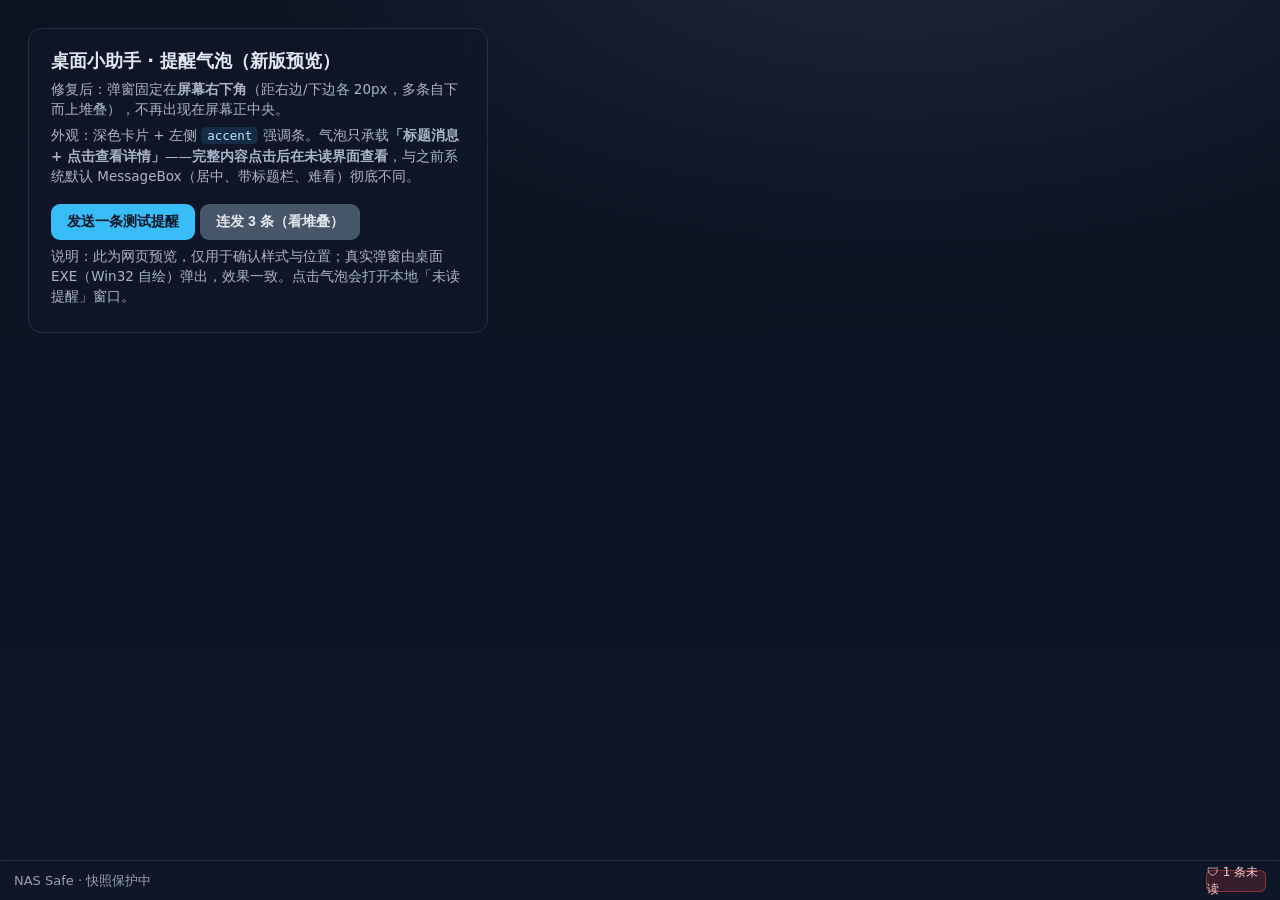
<file: docs/toast_preview.html>
<!DOCTYPE html>
<html lang="zh-CN">
<head>
<meta charset="UTF-8" />
<meta name="viewport" content="width=device-width, initial-scale=1.0" />
<title>桌面小助手 · 提醒气泡预览</title>
<style>
  :root {
    --card: #0f172a;       /* 卡片底色（与原生弹窗 hbrBackground 一致） */
    --accent: #38bdf8;     /* 强调条 / 标题色 */
    --fg: #e2e8f0;         /* 正文浅色 */
    --muted: #94a3b8;
  }
  * { box-sizing: border-box; }
  html, body { height: 100%; margin: 0; }
  body {
    font-family: "Microsoft YaHei UI", "PingFang SC", "Segoe UI", system-ui, sans-serif;
    background:
      radial-gradient(1200px 600px at 70% -10%, #1e293b 0%, transparent 60%),
      linear-gradient(180deg, #0b1220 0%, #0e1626 100%);
    color: #cbd5e1;
    overflow: hidden;
  }
  .fake-taskbar {
    position: fixed; left: 0; right: 0; bottom: 0; height: 40px;
    background: rgba(15,23,42,.85); border-top: 1px solid rgba(148,163,184,.15);
    display: flex; align-items: center; gap: 10px; padding: 0 14px;
    color: #94a3b8; font-size: 13px; backdrop-filter: blur(6px);
  }
  .fake-taskbar .tray {
    margin-left: auto; width: 60px; height: 22px; border-radius: 6px;
    background: rgba(239,68,68,.18); border: 1px solid rgba(239,68,68,.5);
    display: flex; align-items: center; justify-content: center; font-size: 12px; color: #fecaca;
  }
  /* ---------- 真正的 Toast 卡片（与桌面 EXE 弹出样式一致） ---------- */
  .toast {
    position: fixed; right: 20px; width: 340px; min-height: 104px;
    background: var(--card);
    border-radius: 10px;
    box-shadow: 0 10px 30px rgba(0,0,0,.45), 0 0 0 1px rgba(148,163,184,.12);
    display: flex; overflow: hidden; cursor: pointer;
    opacity: 0; transform: translateY(12px) scale(.98);
    transition: opacity .22s ease, transform .22s ease;
    z-index: 9999;
  }
  .toast.show { opacity: 1; transform: translateY(0) scale(1); }
  .toast .bar { width: 4px; flex: 0 0 4px; background: var(--accent); }
  .toast .body { padding: 12px 16px 14px 12px; flex: 1 1 auto; }
  .toast .title {
    color: var(--accent); font-weight: 600; font-size: 15px; line-height: 24px;
    margin: 0 0 4px; letter-spacing: .2px;
  }
  .toast .text { color: var(--fg); font-size: 13.5px; line-height: 19px; margin: 0; }
  .toast .cta { color: var(--muted); font-size: 12px; margin-top: 6px; }
  /* 多条时自下而上堆叠 */
  .toast.t1 { bottom: 20px; }
  .toast.t2 { bottom: 132px; }
  .toast.t3 { bottom: 244px; }

  .panel {
    position: fixed; top: 28px; left: 28px; max-width: 460px;
    background: rgba(15,23,42,.7); border: 1px solid rgba(148,163,184,.18);
    border-radius: 14px; padding: 20px 22px; backdrop-filter: blur(8px);
  }
  .panel h1 { font-size: 18px; margin: 0 0 6px; color: #e2e8f0; }
  .panel p { margin: 6px 0; font-size: 13.5px; line-height: 20px; color: #a9b6c9; }
  .panel code { background: rgba(56,189,248,.14); color: #bae6fd; padding: 1px 6px; border-radius: 5px; font-size: 12.5px; }
  .btn {
    margin-top: 12px; display: inline-block; cursor: pointer;
    background: var(--accent); color: #06121f; border: none; border-radius: 9px;
    padding: 9px 16px; font-size: 14px; font-weight: 600;
  }
  .btn:hover { filter: brightness(1.06); }
  .btn.ghost { background: #475569; color: #e2e8f0; }
  .note { color: var(--muted); font-size: 12px; margin-top: 10px; }

  /* ---------- 点击后弹出的「未读提醒」窗口（mock，与 EXE 内 tkinter 窗口一致） ---------- */
  .inbox {
    position: fixed; top: 50%; left: 50%; transform: translate(-50%,-50%) scale(.96);
    width: 520px; max-height: 70vh; background: #f6f8fc; border-radius: 12px; overflow: hidden;
    box-shadow: 0 20px 60px rgba(0,0,0,.5); opacity: 0; pointer-events: none;
    transition: opacity .18s ease, transform .18s ease; z-index: 10000; display: flex; flex-direction: column;
  }
  .inbox.show { opacity: 1; transform: translate(-50%,-50%) scale(1); pointer-events: auto; }
  .inbox .hd { background: #2563eb; color: #fff; height: 44px; display: flex; align-items: center; padding: 0 14px; font-weight: 600; font-size: 14px; }
  .inbox .hd .x { margin-left: auto; cursor: pointer; font-size: 16px; opacity: .85; }
  .inbox .bd { padding: 14px 18px; overflow: auto; }
  .inbox .row { background: #fff; border: 1px solid #e6e9f0; border-radius: 9px; padding: 11px 13px; margin-bottom: 10px; font-size: 13.5px; color: #111827; line-height: 19px; }
  .inbox .row .ts { color: #6b7280; font-size: 12px; margin-right: 8px; }
  .inbox .empty { text-align: center; color: #16a34a; padding: 40px 0; }
  .inbox .ft { display: flex; justify-content: space-between; padding: 10px 18px 16px; }
  .inbox .ft button { border: none; border-radius: 8px; padding: 8px 16px; font-size: 13px; cursor: pointer; font-weight: 600; }
  .inbox .ft .all { background: #eef1f7; color: #111827; }
  .inbox .ft .close { background: #2563eb; color: #fff; }
</style>
</head>
<body>
  <div class="panel">
    <h1>桌面小助手 · 提醒气泡（新版预览）</h1>
    <p>修复后：弹窗固定在<b>屏幕右下角</b>（距右边/下边各 20px，多条自下而上堆叠），不再出现在屏幕正中央。</p>
    <p>外观：深色卡片 + 左侧 <code>accent</code> 强调条。气泡只承载<b>「标题消息 + 点击查看详情」</b>——<b>完整内容点击后在未读界面查看</b>，与之前系统默认 MessageBox（居中、带标题栏、难看）彻底不同。</p>
    <button class="btn" id="send">发送一条测试提醒</button>
    <button class="btn ghost" id="send3">连发 3 条（看堆叠）</button>
    <p class="note">说明：此为网页预览，仅用于确认样式与位置；真实弹窗由桌面 EXE（Win32 自绘）弹出，效果一致。点击气泡会打开本地「未读提醒」窗口。</p>
  </div>

  <!-- 点击气泡后打开的「未读提醒」窗口（mock） -->
  <div class="inbox" id="inbox">
    <div class="hd">NAS Safe 桌面助手 · 未读提醒<span class="x" id="inboxX">✕</span></div>
    <div class="bd" id="inboxBody"></div>
    <div class="ft">
      <button class="all" id="inboxAll">全部标记已读</button>
      <button class="close" id="inboxClose">关闭</button>
    </div>
  </div>

  <div class="fake-taskbar">
    <span>NAS Safe · 快照保护中</span>
    <span class="tray">🛡 1 条未读</span>
  </div>

  <script>
    // 模拟未读数据：每条都是「完整内容」，气泡里只显示标题
    const UNREAD = [
      { ts: "09-30 14:02", text: "「我的文件」空间即将用尽（已用 95%）：请尽快清理或扩容，避免快照写入失败。" },
      { ts: "09-30 13:50", text: "CPU 温度过高（92°C）：检查散热风扇与风道，持续高温可能触发降频或关机。" },
      { ts: "09-30 13:30", text: "检测到异常批量写入行为，已自动创建锁快照 auto-202609301330，可在时间轴回滚。" }
    ];
    let seq = 0;
    function pop(title, headline, n, cls) {
      const el = document.createElement('div');
      el.className = 'toast ' + (cls || '');
      const cta = (n > 1) ? `等 ${n} 项  ·  点击查看详情 ›` : `点击查看详情 ›`;
      el.innerHTML =
        '<div class="bar"></div>' +
        '<div class="body"><p class="title"></p><p class="text"></p><p class="cta"></p></div>';
      el.querySelector('.title').textContent = title;
      el.querySelector('.text').textContent = headline;
      el.querySelector('.cta').textContent = cta;
      document.body.appendChild(el);
      requestAnimationFrame(() => el.classList.add('show'));
      el.addEventListener('click', () => { dismiss(el); openInbox(); });
      setTimeout(() => dismiss(el), 6000);
    }
    function dismiss(el) {
      el.classList.remove('show');
      setTimeout(() => el.remove(), 240);
    }
    function openInbox() {
      const body = document.getElementById('inboxBody');
      body.innerHTML = '';
      if (!UNREAD.length) {
        body.innerHTML = '<div class="empty">✓ 没有未读提醒<br><span style="color:#6b7280;font-size:12px">一切正常，有异常会在这里告诉你</span></div>';
      } else {
        UNREAD.forEach(u => {
          const d = document.createElement('div');
          d.className = 'row';
          d.innerHTML = `<span class="ts">${u.ts}</span>${u.text}`;
          body.appendChild(d);
        });
      }
      document.getElementById('inbox').classList.add('show');
    }
    function closeInbox() { document.getElementById('inbox').classList.remove('show'); }
    document.getElementById('inboxX').onclick = closeInbox;
    document.getElementById('inboxClose').onclick = closeInbox;
    document.getElementById('inboxAll').onclick = () => { UNREAD.length = 0; openInbox(); };

    document.getElementById('send').onclick = () =>
      pop('NAS Safe 异常提醒', '「我的文件」空间即将用尽（已用 95%）', 1);
    document.getElementById('send3').onclick = () => {
      pop('NAS Safe 异常提醒', '「我的文件」空间即将用尽（已用 95%）', 3, 't1');
      setTimeout(() => pop('NAS Safe 异常提醒', 'CPU 温度过高（92°C）', 3, 't2'), 400);
      setTimeout(() => pop('NAS Safe 异常提醒', '检测到异常批量写入行为', 3, 't3'), 800);
    };
  </script>
</body>
</html>
</file>
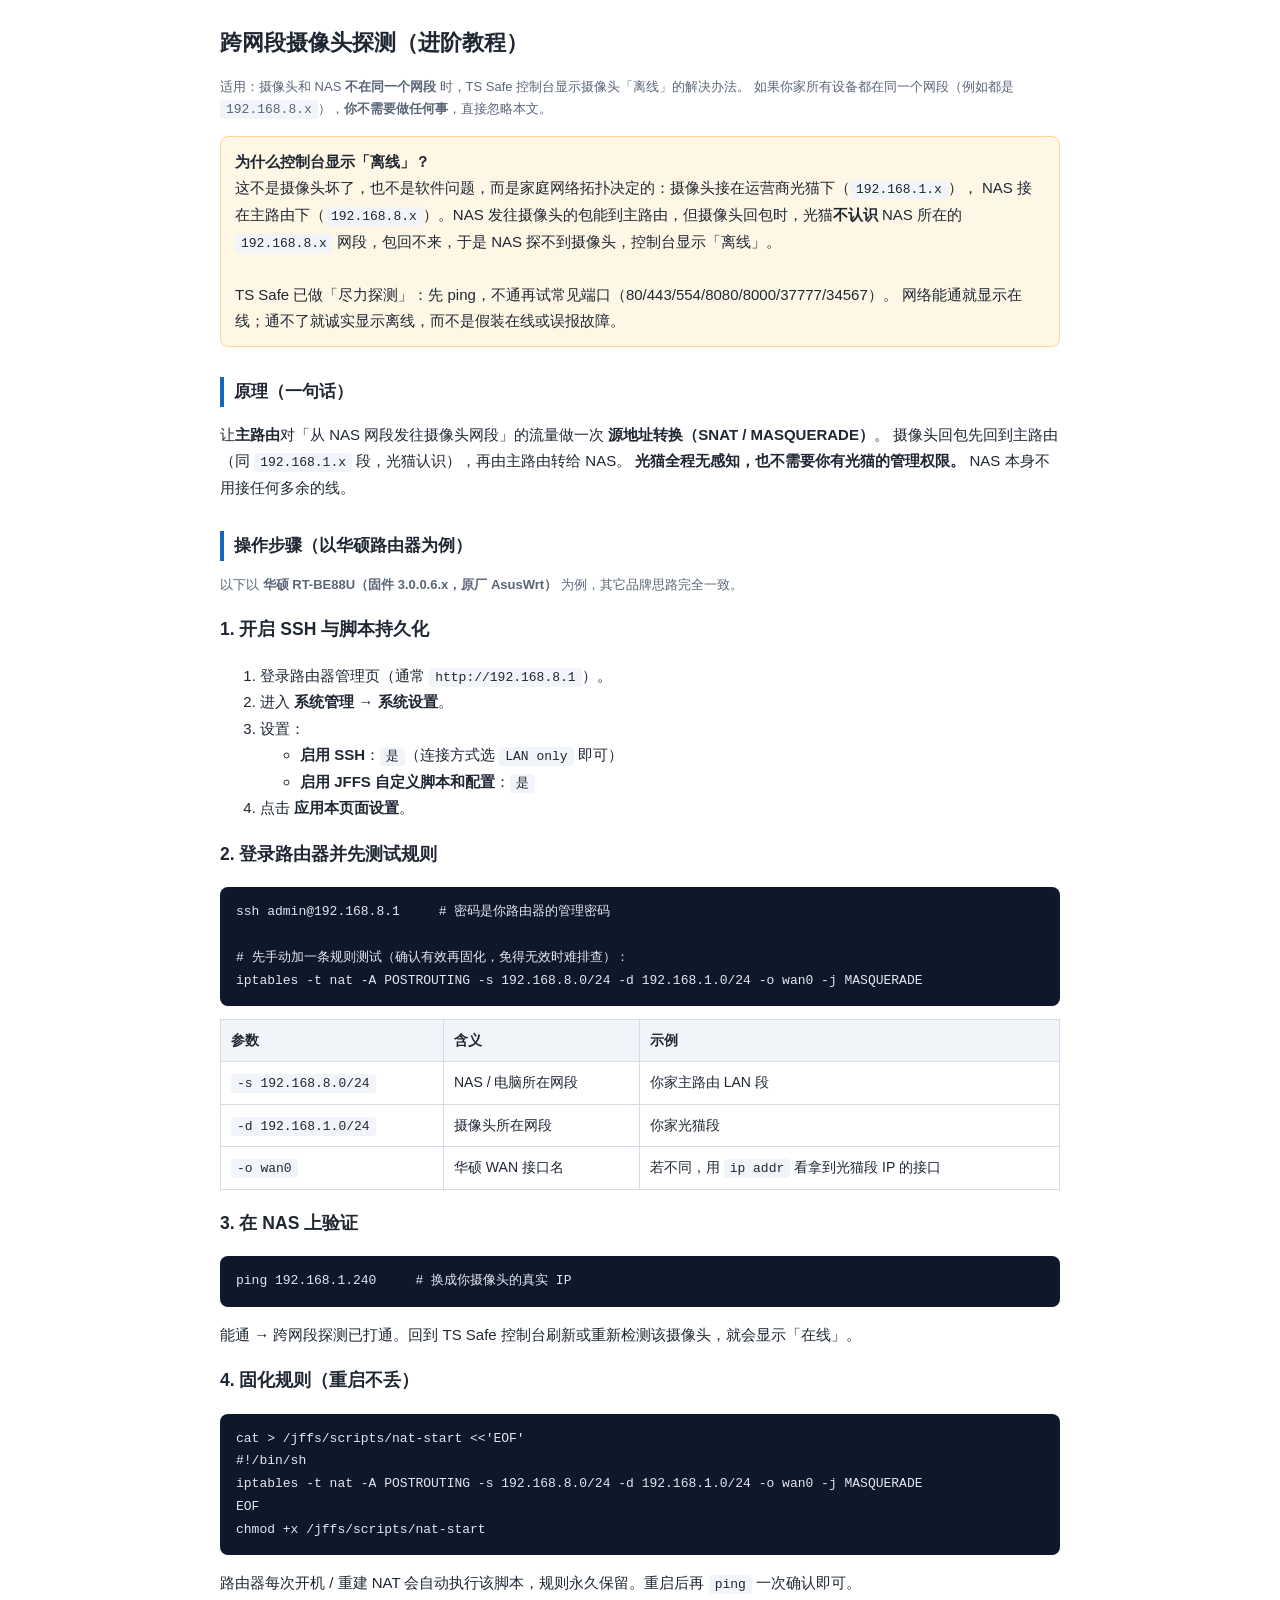
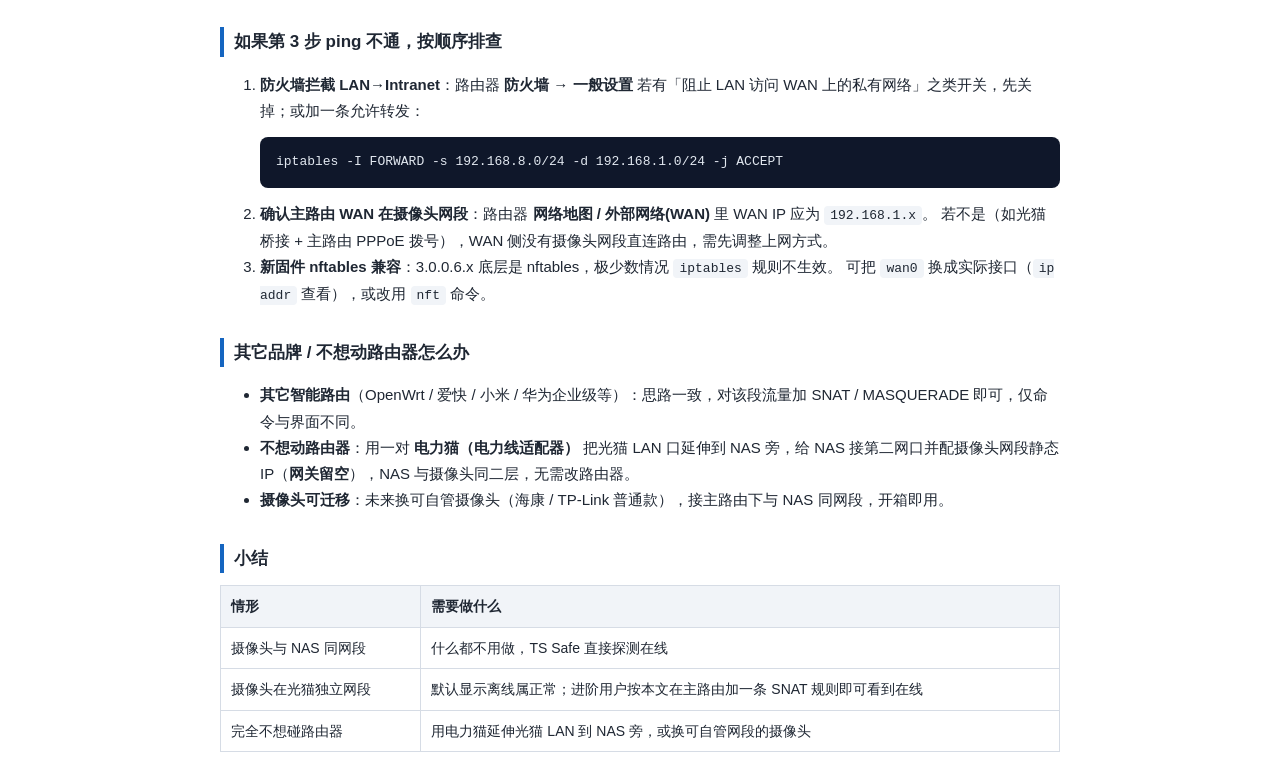
<file: web/cross_segment_camera.html>
<!DOCTYPE html>
<html lang="zh-CN">
<head>
<meta charset="utf-8">
<meta name="viewport" content="width=device-width,initial-scale=1">
<title>跨网段摄像头探测（进阶教程）</title>
<style>
  body{font-family:-apple-system,"PingFang SC","Microsoft YaHei",sans-serif;max-width:840px;margin:24px auto;padding:0 18px;color:#1f2733;line-height:1.75;font-size:15px}
  h1{font-size:22px;margin:0 0 4px}
  h2{font-size:17px;margin:30px 0 8px;border-left:4px solid #1565c0;padding-left:10px}
  code{background:#f1f4f8;padding:2px 6px;border-radius:4px;font-size:13px}
  pre{background:#0f172a;color:#e2e8f0;padding:14px 16px;border-radius:8px;overflow:auto;font-size:13px}
  pre code{background:none;color:inherit;padding:0}
  table{border-collapse:collapse;width:100%;margin:12px 0;font-size:14px}
  th,td{border:1px solid #d6dce5;padding:8px 10px;text-align:left;vertical-align:top}
  th{background:#f1f4f8}
  .warn{background:#fff7e6;border:1px solid #ffd591;padding:12px 14px;border-radius:8px;margin:14px 0}
  .note{color:#5a6678;font-size:13px}
  a{color:#1565c0}
</style>
</head>
<body>
<h1>跨网段摄像头探测（进阶教程）</h1>
<p class="note">适用：摄像头和 NAS <b>不在同一个网段</b> 时，TS Safe 控制台显示摄像头「离线」的解决办法。
如果你家所有设备都在同一个网段（例如都是 <code>192.168.8.x</code>），<b>你不需要做任何事</b>，直接忽略本文。</p>

<div class="warn">
<b>为什么控制台显示「离线」？</b><br>
这不是摄像头坏了，也不是软件问题，而是家庭网络拓扑决定的：摄像头接在运营商光猫下（<code>192.168.1.x</code>），
NAS 接在主路由下（<code>192.168.8.x</code>）。NAS 发往摄像头的包能到主路由，但摄像头回包时，光猫<b>不认识</b>
NAS 所在的 <code>192.168.8.x</code> 网段，包回不来，于是 NAS 探不到摄像头，控制台显示「离线」。<br><br>
TS Safe 已做「尽力探测」：先 ping，不通再试常见端口（80/443/554/8080/8000/37777/34567）。
网络能通就显示在线；通不了就诚实显示离线，而不是假装在线或误报故障。
</div>

<h2>原理（一句话）</h2>
<p>让<b>主路由</b>对「从 NAS 网段发往摄像头网段」的流量做一次 <b>源地址转换（SNAT / MASQUERADE）</b>。
摄像头回包先回到主路由（同 <code>192.168.1.x</code> 段，光猫认识），再由主路由转给 NAS。
<b>光猫全程无感知，也不需要你有光猫的管理权限。</b> NAS 本身不用接任何多余的线。</p>

<h2>操作步骤（以华硕路由器为例）</h2>
<p class="note">以下以 <b>华硕 RT-BE88U（固件 3.0.0.6.x，原厂 AsusWrt）</b> 为例，其它品牌思路完全一致。</p>

<h3>1. 开启 SSH 与脚本持久化</h3>
<ol>
  <li>登录路由器管理页（通常 <code>http://192.168.8.1</code>）。</li>
  <li>进入 <b>系统管理 → 系统设置</b>。</li>
  <li>设置：
    <ul>
      <li><b>启用 SSH</b>：<code>是</code>（连接方式选 <code>LAN only</code> 即可）</li>
      <li><b>启用 JFFS 自定义脚本和配置</b>：<code>是</code></li>
    </ul>
  </li>
  <li>点击 <b>应用本页面设置</b>。</li>
</ol>

<h3>2. 登录路由器并先测试规则</h3>
<pre><code>ssh admin@192.168.8.1     # 密码是你路由器的管理密码

# 先手动加一条规则测试（确认有效再固化，免得无效时难排查）：
iptables -t nat -A POSTROUTING -s 192.168.8.0/24 -d 192.168.1.0/24 -o wan0 -j MASQUERADE</code></pre>
<table>
  <tr><th>参数</th><th>含义</th><th>示例</th></tr>
  <tr><td><code>-s 192.168.8.0/24</code></td><td>NAS / 电脑所在网段</td><td>你家主路由 LAN 段</td></tr>
  <tr><td><code>-d 192.168.1.0/24</code></td><td>摄像头所在网段</td><td>你家光猫段</td></tr>
  <tr><td><code>-o wan0</code></td><td>华硕 WAN 接口名</td><td>若不同，用 <code>ip addr</code> 看拿到光猫段 IP 的接口</td></tr>
</table>

<h3>3. 在 NAS 上验证</h3>
<pre><code>ping 192.168.1.240     # 换成你摄像头的真实 IP</code></pre>
<p>能通 → 跨网段探测已打通。回到 TS Safe 控制台刷新或重新检测该摄像头，就会显示「在线」。</p>

<h3>4. 固化规则（重启不丢）</h3>
<pre><code>cat > /jffs/scripts/nat-start <<'EOF'
#!/bin/sh
iptables -t nat -A POSTROUTING -s 192.168.8.0/24 -d 192.168.1.0/24 -o wan0 -j MASQUERADE
EOF
chmod +x /jffs/scripts/nat-start</code></pre>
<p>路由器每次开机 / 重建 NAT 会自动执行该脚本，规则永久保留。重启后再 <code>ping</code> 一次确认即可。</p>

<h2>如果第 3 步 ping 不通，按顺序排查</h2>
<ol>
  <li><b>防火墙拦截 LAN→Intranet</b>：路由器 <b>防火墙 → 一般设置</b> 若有「阻止 LAN 访问 WAN 上的私有网络」之类开关，先关掉；或加一条允许转发：
    <pre><code>iptables -I FORWARD -s 192.168.8.0/24 -d 192.168.1.0/24 -j ACCEPT</code></pre>
  </li>
  <li><b>确认主路由 WAN 在摄像头网段</b>：路由器 <b>网络地图 / 外部网络(WAN)</b> 里 WAN IP 应为 <code>192.168.1.x</code>。
    若不是（如光猫桥接 + 主路由 PPPoE 拨号），WAN 侧没有摄像头网段直连路由，需先调整上网方式。</li>
  <li><b>新固件 nftables 兼容</b>：3.0.0.6.x 底层是 nftables，极少数情况 <code>iptables</code> 规则不生效。
    可把 <code>wan0</code> 换成实际接口（<code>ip addr</code> 查看），或改用 <code>nft</code> 命令。</li>
</ol>

<h2>其它品牌 / 不想动路由器怎么办</h2>
<ul>
  <li><b>其它智能路由</b>（OpenWrt / 爱快 / 小米 / 华为企业级等）：思路一致，对该段流量加 SNAT / MASQUERADE 即可，仅命令与界面不同。</li>
  <li><b>不想动路由器</b>：用一对 <b>电力猫（电力线适配器）</b> 把光猫 LAN 口延伸到 NAS 旁，给 NAS 接第二网口并配摄像头网段静态 IP（<b>网关留空</b>），NAS 与摄像头同二层，无需改路由器。</li>
  <li><b>摄像头可迁移</b>：未来换可自管摄像头（海康 / TP-Link 普通款），接主路由下与 NAS 同网段，开箱即用。</li>
</ul>

<h2>小结</h2>
<table>
  <tr><th>情形</th><th>需要做什么</th></tr>
  <tr><td>摄像头与 NAS 同网段</td><td>什么都不用做，TS Safe 直接探测在线</td></tr>
  <tr><td>摄像头在光猫独立网段</td><td>默认显示离线属正常；进阶用户按本文在主路由加一条 SNAT 规则即可看到在线</td></tr>
  <tr><td>完全不想碰路由器</td><td>用电力猫延伸光猫 LAN 到 NAS 旁，或换可自管网段的摄像头</td></tr>
</table>
</body>
</html>
</file>
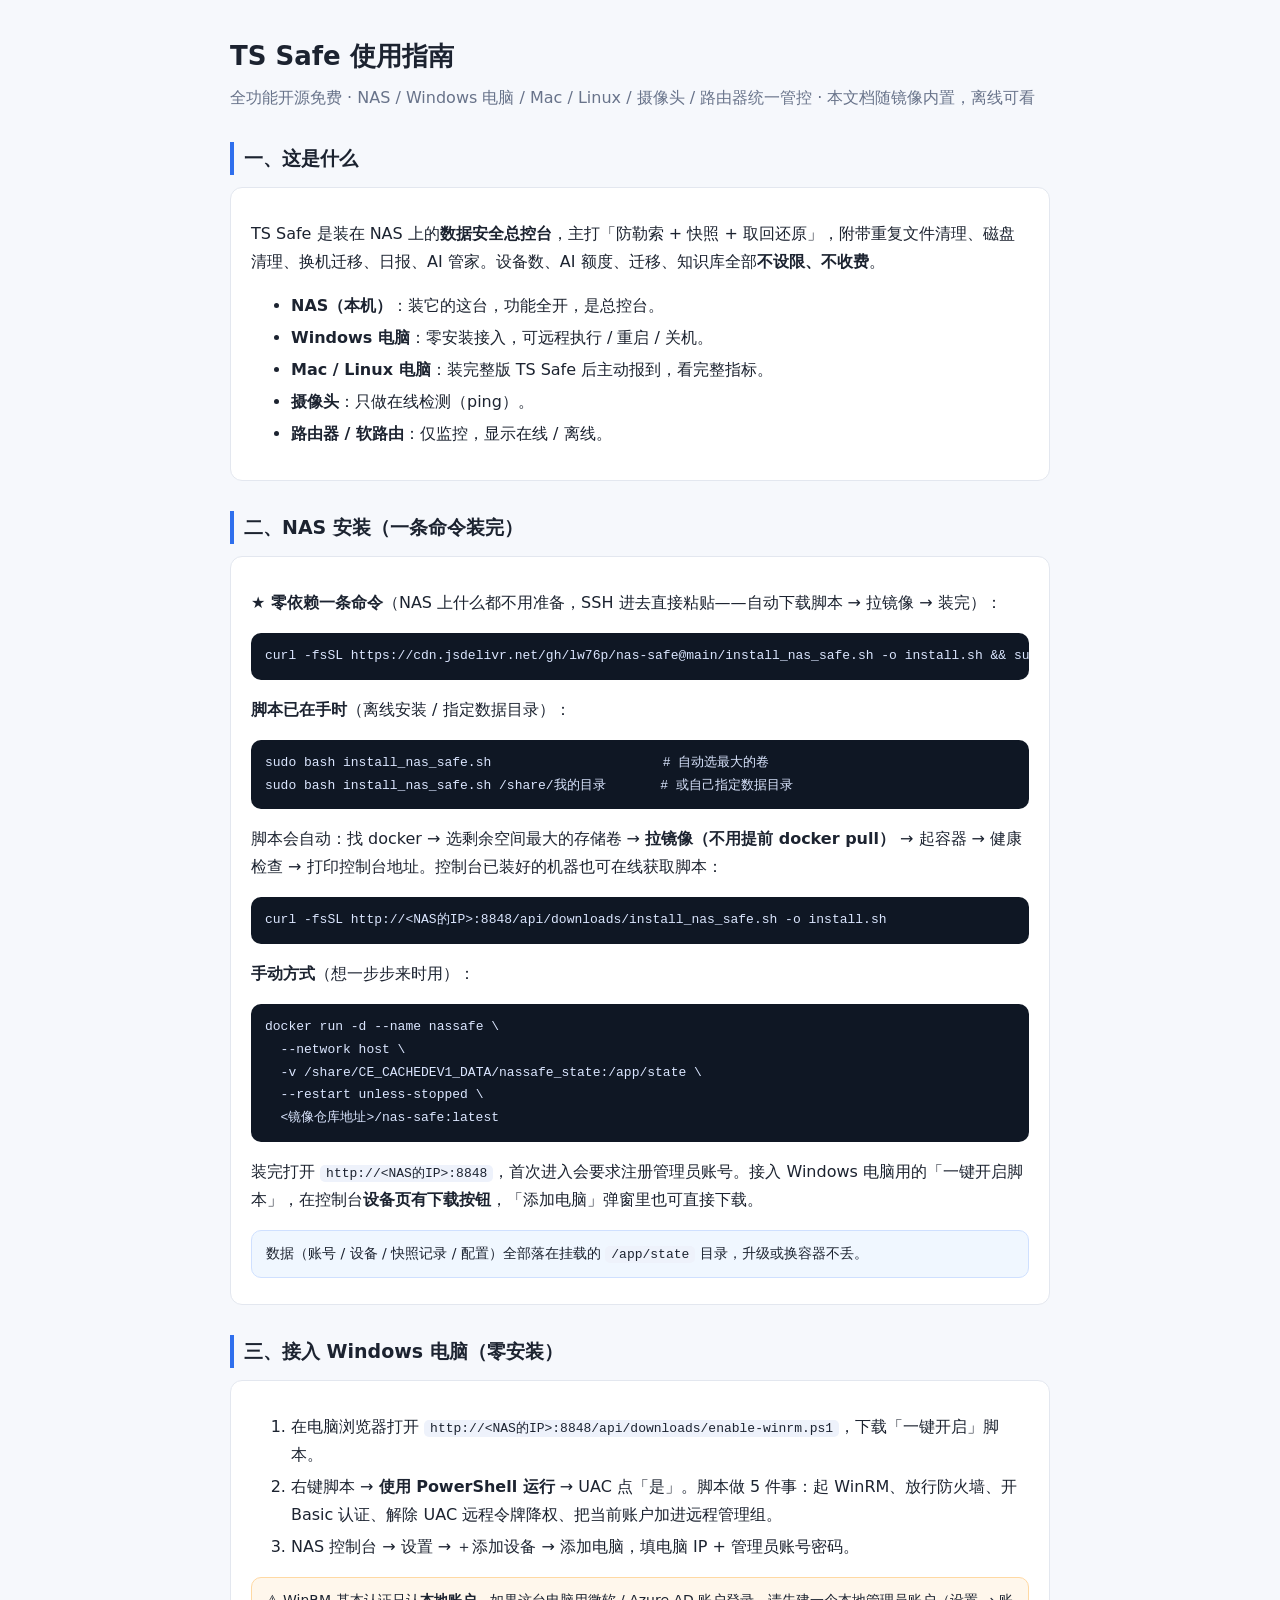
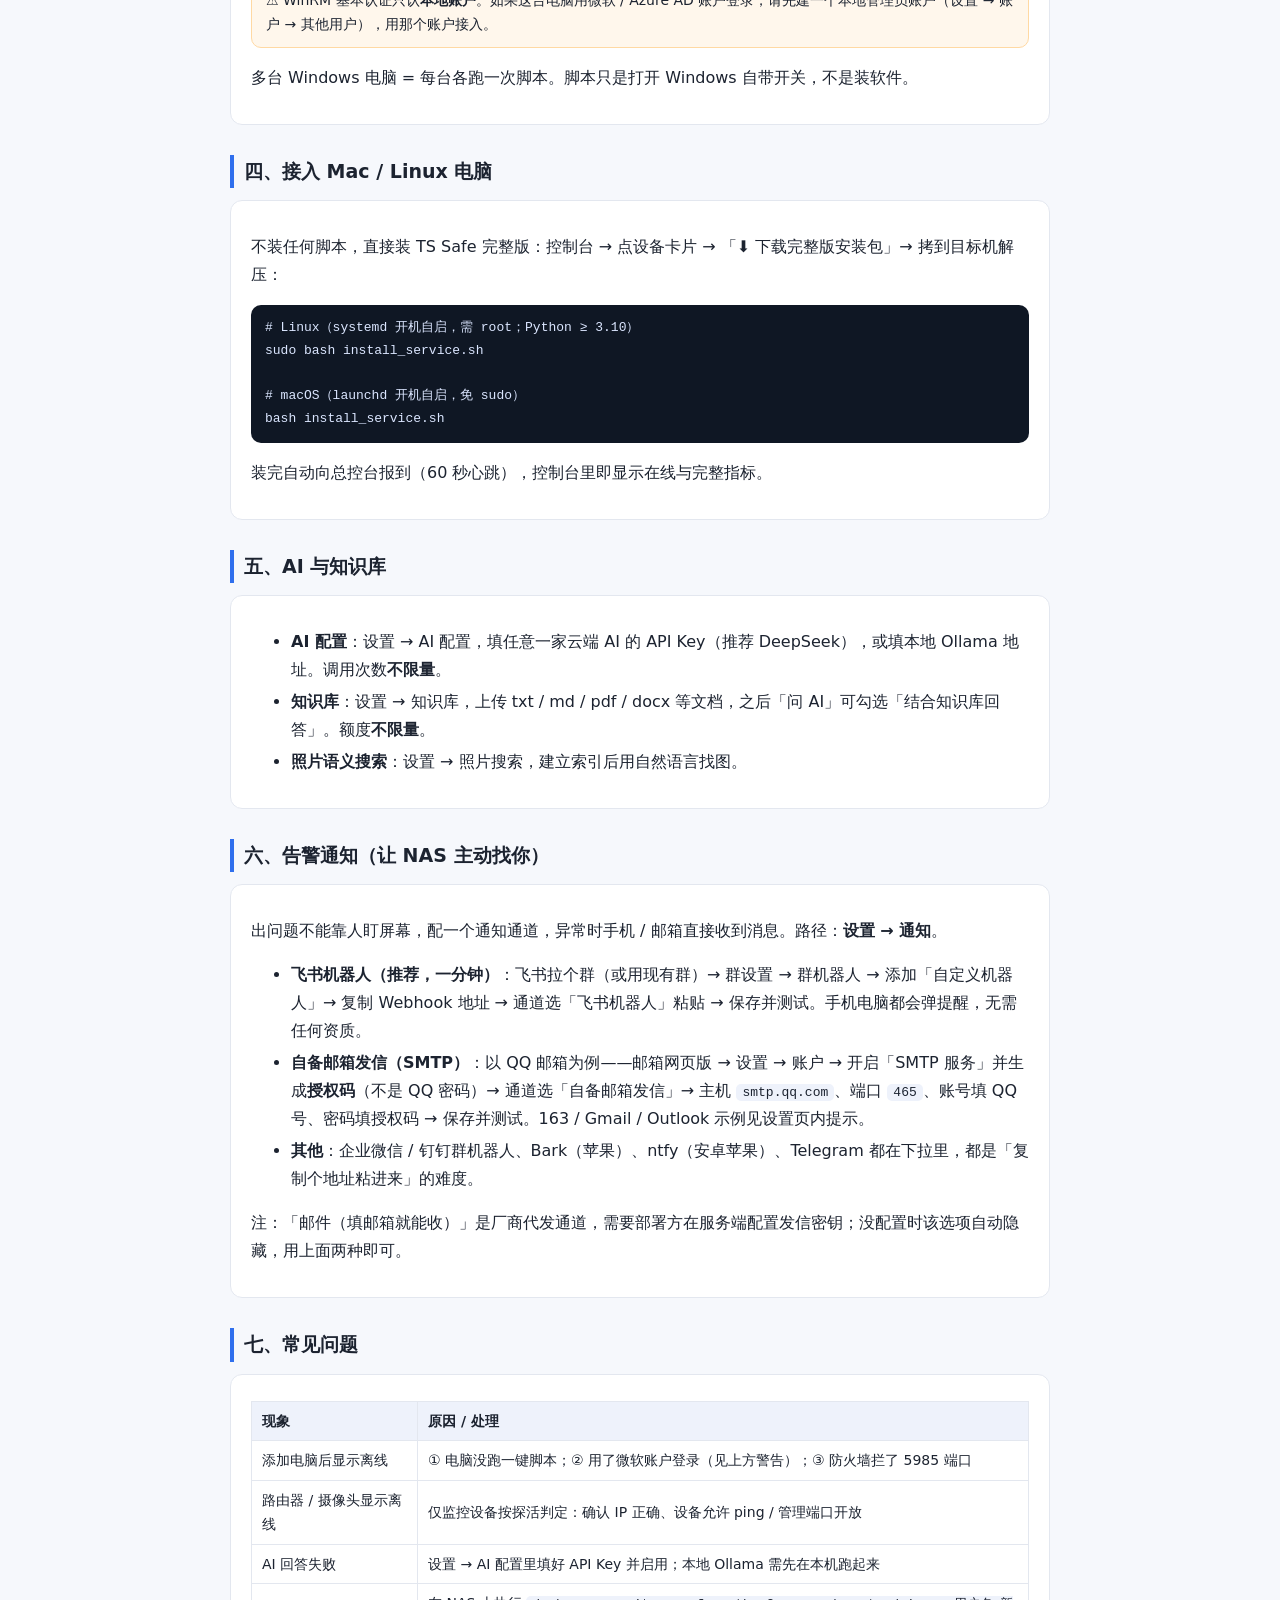
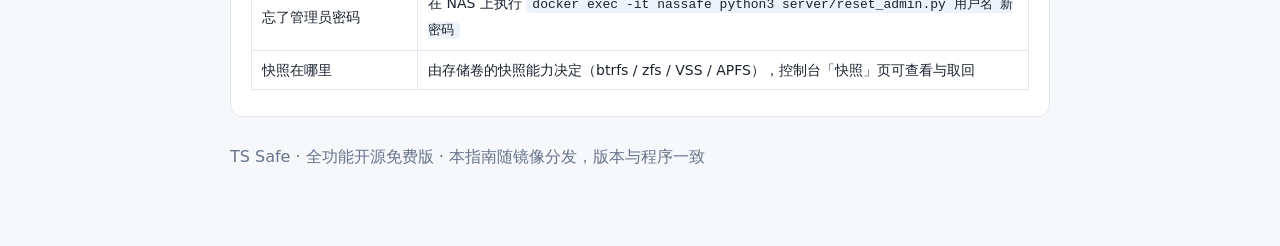
<file: web/guide.html>
<!DOCTYPE html>
<html lang="zh-CN">
<head>
<meta charset="utf-8">
<meta name="viewport" content="width=device-width, initial-scale=1">
<title>TS Safe 使用指南</title>
<style>
  :root { --ink:#1c2330; --mut:#68738a; --line:#e3e7ef; --bg:#f6f8fc; --card:#fff; --blue:#2f6fed; }
  * { box-sizing:border-box; }
  body { margin:0; font-family:"PingFang SC","Microsoft YaHei",system-ui,sans-serif; color:var(--ink); background:var(--bg); line-height:1.75; }
  .wrap { max-width:860px; margin:0 auto; padding:28px 20px 60px; }
  h1 { font-size:26px; margin:6px 0 4px; }
  .sub { color:var(--mut); margin:0 0 18px; }
  h2 { font-size:19px; margin:30px 0 10px; padding-left:10px; border-left:4px solid var(--blue); }
  h3 { font-size:16px; margin:18px 0 6px; }
  .card { background:var(--card); border:1px solid var(--line); border-radius:12px; padding:16px 20px; margin:12px 0; }
  code, pre { font-family:Consolas,Menlo,monospace; font-size:13px; }
  code { background:#eef2fb; border-radius:5px; padding:1px 6px; }
  pre { background:#0f1724; color:#dbe6ff; padding:12px 14px; border-radius:10px; overflow-x:auto; }
  pre code { background:none; color:inherit; padding:0; }
  table { border-collapse:collapse; width:100%; margin:10px 0; font-size:14px; }
  th, td { border:1px solid var(--line); padding:7px 10px; text-align:left; }
  th { background:#eef2fb; }
  .tip { background:#f0f7ff; border:1px solid #cfe0ff; border-radius:10px; padding:10px 14px; margin:10px 0; font-size:14px; }
  .warn { background:#fff7ec; border:1px solid #ffd9a3; border-radius:10px; padding:10px 14px; margin:10px 0; font-size:14px; }
  ol li, ul li { margin:4px 0; }
  a { color:var(--blue); }
</style>
</head>
<body>
<div class="wrap">
  <h1>TS Safe 使用指南</h1>
  <p class="sub">全功能开源免费 · NAS / Windows 电脑 / Mac / Linux / 摄像头 / 路由器统一管控 · 本文档随镜像内置，离线可看</p>

  <h2>一、这是什么</h2>
  <div class="card">
    <p>TS Safe 是装在 NAS 上的<b>数据安全总控台</b>，主打「防勒索 + 快照 + 取回还原」，附带重复文件清理、磁盘清理、换机迁移、日报、AI 管家。设备数、AI 额度、迁移、知识库全部<b>不设限、不收费</b>。</p>
    <ul>
      <li><b>NAS（本机）</b>：装它的这台，功能全开，是总控台。</li>
      <li><b>Windows 电脑</b>：零安装接入，可远程执行 / 重启 / 关机。</li>
      <li><b>Mac / Linux 电脑</b>：装完整版 TS Safe 后主动报到，看完整指标。</li>
      <li><b>摄像头</b>：只做在线检测（ping）。</li>
      <li><b>路由器 / 软路由</b>：仅监控，显示在线 / 离线。</li>
    </ul>
  </div>

  <h2>二、NAS 安装（一条命令装完）</h2>
  <div class="card">
    <p><b>★ 零依赖一条命令</b>（NAS 上什么都不用准备，SSH 进去直接粘贴——自动下载脚本 → 拉镜像 → 装完）：</p>
    <pre><code>curl -fsSL https://cdn.jsdelivr.net/gh/lw76p/nas-safe@main/install_nas_safe.sh -o install.sh &amp;&amp; sudo bash install.sh</code></pre>
    <p><b>脚本已在手时</b>（离线安装 / 指定数据目录）：</p>
    <pre><code>sudo bash install_nas_safe.sh                      # 自动选最大的卷
sudo bash install_nas_safe.sh /share/我的目录       # 或自己指定数据目录</code></pre>
    <p>脚本会自动：找 docker → 选剩余空间最大的存储卷 → <b>拉镜像（不用提前 docker pull）</b> → 起容器 → 健康检查 → 打印控制台地址。控制台已装好的机器也可在线获取脚本：</p>
    <pre><code>curl -fsSL http://&lt;NAS的IP&gt;:8848/api/downloads/install_nas_safe.sh -o install.sh</code></pre>
    <p><b>手动方式</b>（想一步步来时用）：</p>
    <pre><code>docker run -d --name nassafe \
  --network host \
  -v /share/CE_CACHEDEV1_DATA/nassafe_state:/app/state \
  --restart unless-stopped \
  &lt;镜像仓库地址&gt;/nas-safe:latest</code></pre>
    <p>装完打开 <code>http://&lt;NAS的IP&gt;:8848</code>，首次进入会要求注册管理员账号。接入 Windows 电脑用的「一键开启脚本」，在控制台<b>设备页有下载按钮</b>，「添加电脑」弹窗里也可直接下载。</p>
    <div class="tip">数据（账号 / 设备 / 快照记录 / 配置）全部落在挂载的 <code>/app/state</code> 目录，升级或换容器不丢。</div>
  </div>

  <h2>三、接入 Windows 电脑（零安装）</h2>
  <div class="card">
    <ol>
      <li>在电脑浏览器打开 <code>http://&lt;NAS的IP&gt;:8848/api/downloads/enable-winrm.ps1</code>，下载「一键开启」脚本。</li>
      <li>右键脚本 → <b>使用 PowerShell 运行</b> → UAC 点「是」。脚本做 5 件事：起 WinRM、放行防火墙、开 Basic 认证、解除 UAC 远程令牌降权、把当前账户加进远程管理组。</li>
      <li>NAS 控制台 → 设置 → ＋添加设备 → 添加电脑，填电脑 IP + 管理员账号密码。</li>
    </ol>
    <div class="warn">⚠️ WinRM 基本认证只认<b>本地账户</b>。如果这台电脑用微软 / Azure AD 账户登录，请先建一个本地管理员账户（设置 → 账户 → 其他用户），用那个账户接入。</div>
    <p>多台 Windows 电脑 = 每台各跑一次脚本。脚本只是打开 Windows 自带开关，不是装软件。</p>
  </div>

  <h2>四、接入 Mac / Linux 电脑</h2>
  <div class="card">
    <p>不装任何脚本，直接装 TS Safe 完整版：控制台 → 点设备卡片 → 「⬇ 下载完整版安装包」→ 拷到目标机解压：</p>
    <pre><code># Linux（systemd 开机自启，需 root；Python ≥ 3.10）
sudo bash install_service.sh

# macOS（launchd 开机自启，免 sudo）
bash install_service.sh</code></pre>
    <p>装完自动向总控台报到（60 秒心跳），控制台里即显示在线与完整指标。</p>
  </div>

  <h2>五、AI 与知识库</h2>
  <div class="card">
    <ul>
      <li><b>AI 配置</b>：设置 → AI 配置，填任意一家云端 AI 的 API Key（推荐 DeepSeek），或填本地 Ollama 地址。调用次数<b>不限量</b>。</li>
      <li><b>知识库</b>：设置 → 知识库，上传 txt / md / pdf / docx 等文档，之后「问 AI」可勾选「结合知识库回答」。额度<b>不限量</b>。</li>
      <li><b>照片语义搜索</b>：设置 → 照片搜索，建立索引后用自然语言找图。</li>
    </ul>
  </div>

  <h2>六、告警通知（让 NAS 主动找你）</h2>
  <div class="card">
    <p>出问题不能靠人盯屏幕，配一个通知通道，异常时手机 / 邮箱直接收到消息。路径：<b>设置 → 通知</b>。</p>
    <ul>
      <li><b>飞书机器人（推荐，一分钟）</b>：飞书拉个群（或用现有群）→ 群设置 → 群机器人 → 添加「自定义机器人」→ 复制 Webhook 地址 → 通道选「飞书机器人」粘贴 → 保存并测试。手机电脑都会弹提醒，无需任何资质。</li>
      <li><b>自备邮箱发信（SMTP）</b>：以 QQ 邮箱为例——邮箱网页版 → 设置 → 账户 → 开启「SMTP 服务」并生成<b>授权码</b>（不是 QQ 密码）→ 通道选「自备邮箱发信」→ 主机 <code>smtp.qq.com</code>、端口 <code>465</code>、账号填 QQ 号、密码填授权码 → 保存并测试。163 / Gmail / Outlook 示例见设置页内提示。</li>
      <li><b>其他</b>：企业微信 / 钉钉群机器人、Bark（苹果）、ntfy（安卓苹果）、Telegram 都在下拉里，都是「复制个地址粘进来」的难度。</li>
    </ul>
    <p class="muted">注：「邮件（填邮箱就能收）」是厂商代发通道，需要部署方在服务端配置发信密钥；没配置时该选项自动隐藏，用上面两种即可。</p>
  </div>

  <h2>七、常见问题</h2>
  <div class="card">
    <table>
      <tr><th>现象</th><th>原因 / 处理</th></tr>
      <tr><td>添加电脑后显示离线</td><td>① 电脑没跑一键脚本；② 用了微软账户登录（见上方警告）；③ 防火墙拦了 5985 端口</td></tr>
      <tr><td>路由器 / 摄像头显示离线</td><td>仅监控设备按探活判定：确认 IP 正确、设备允许 ping / 管理端口开放</td></tr>
      <tr><td>AI 回答失败</td><td>设置 → AI 配置里填好 API Key 并启用；本地 Ollama 需先在本机跑起来</td></tr>
      <tr><td>忘了管理员密码</td><td>在 NAS 上执行 <code>docker exec -it nassafe python3 server/reset_admin.py 用户名 新密码</code></td></tr>
      <tr><td>快照在哪里</td><td>由存储卷的快照能力决定（btrfs / zfs / VSS / APFS），控制台「快照」页可查看与取回</td></tr>
    </table>
  </div>

  <p class="sub" style="margin-top:26px">TS Safe · 全功能开源免费版 · 本指南随镜像分发，版本与程序一致</p>
</div>
</body>
</html>
</file>
